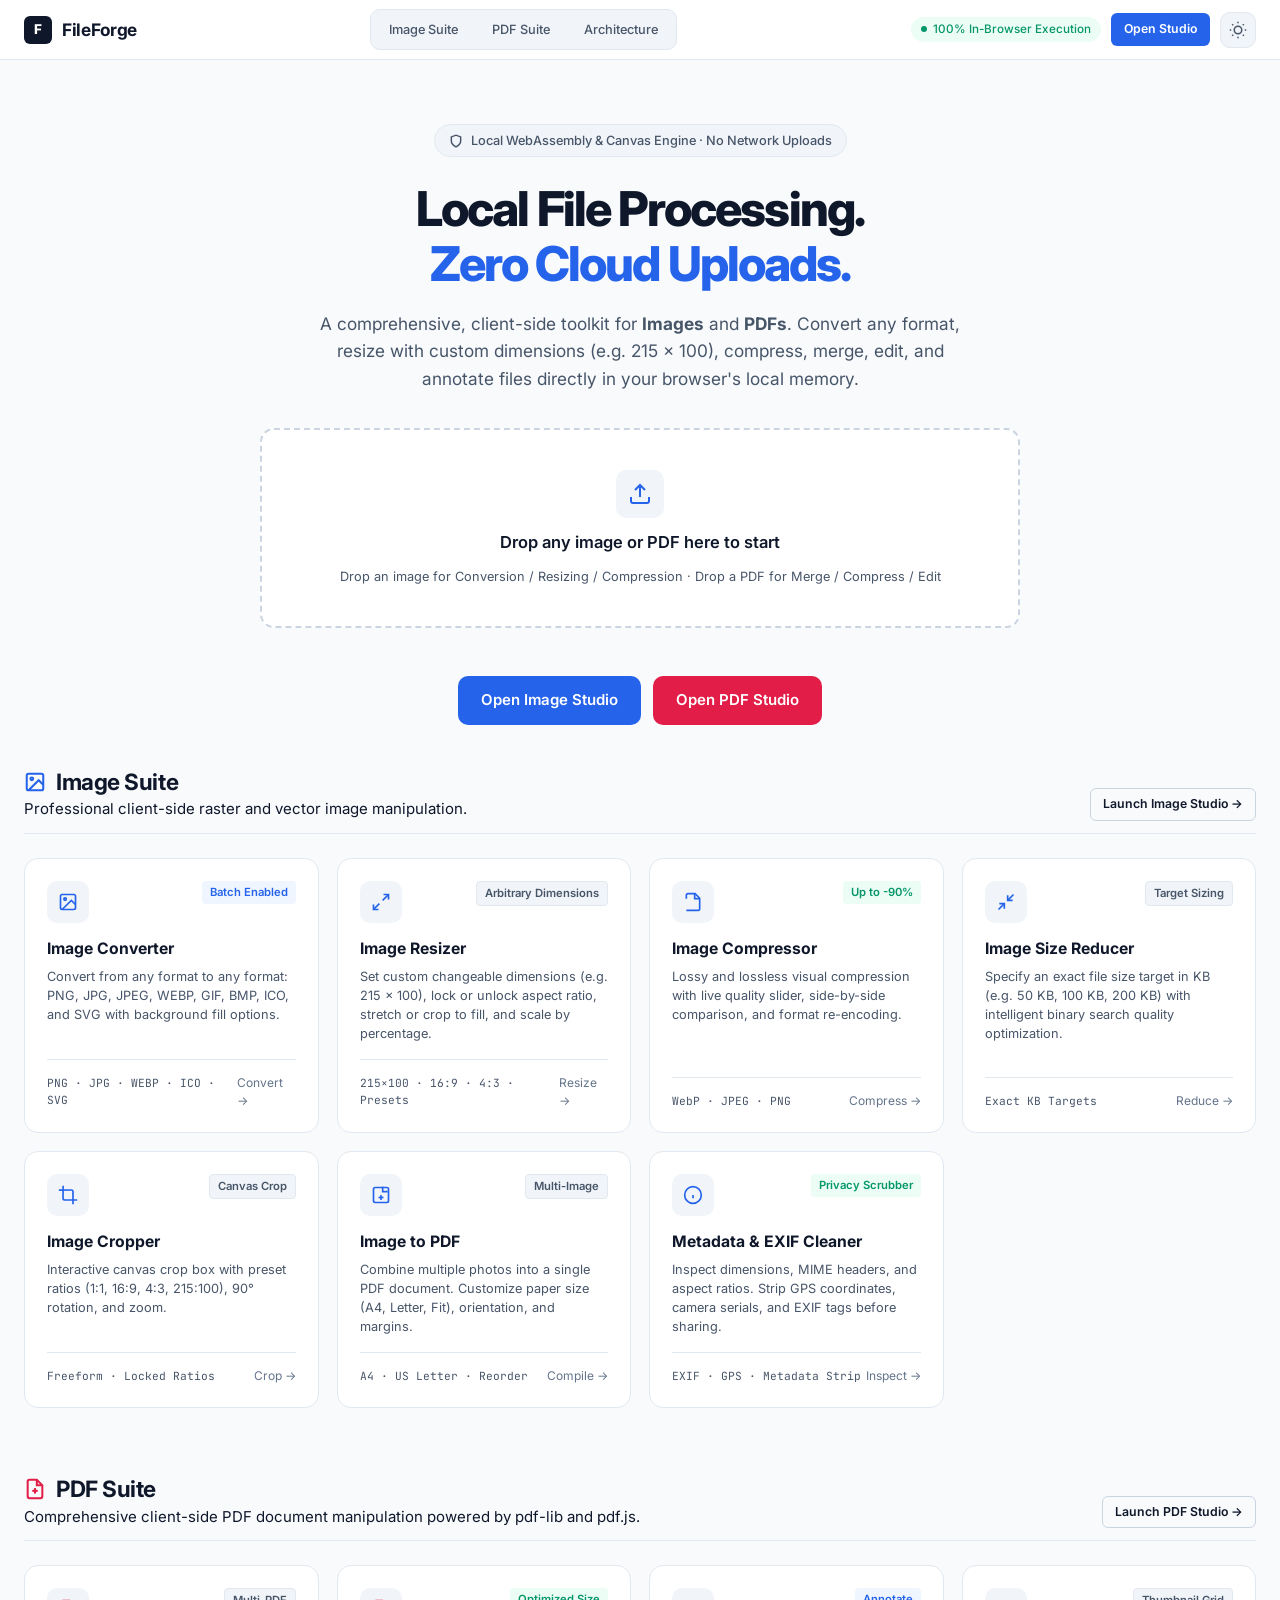
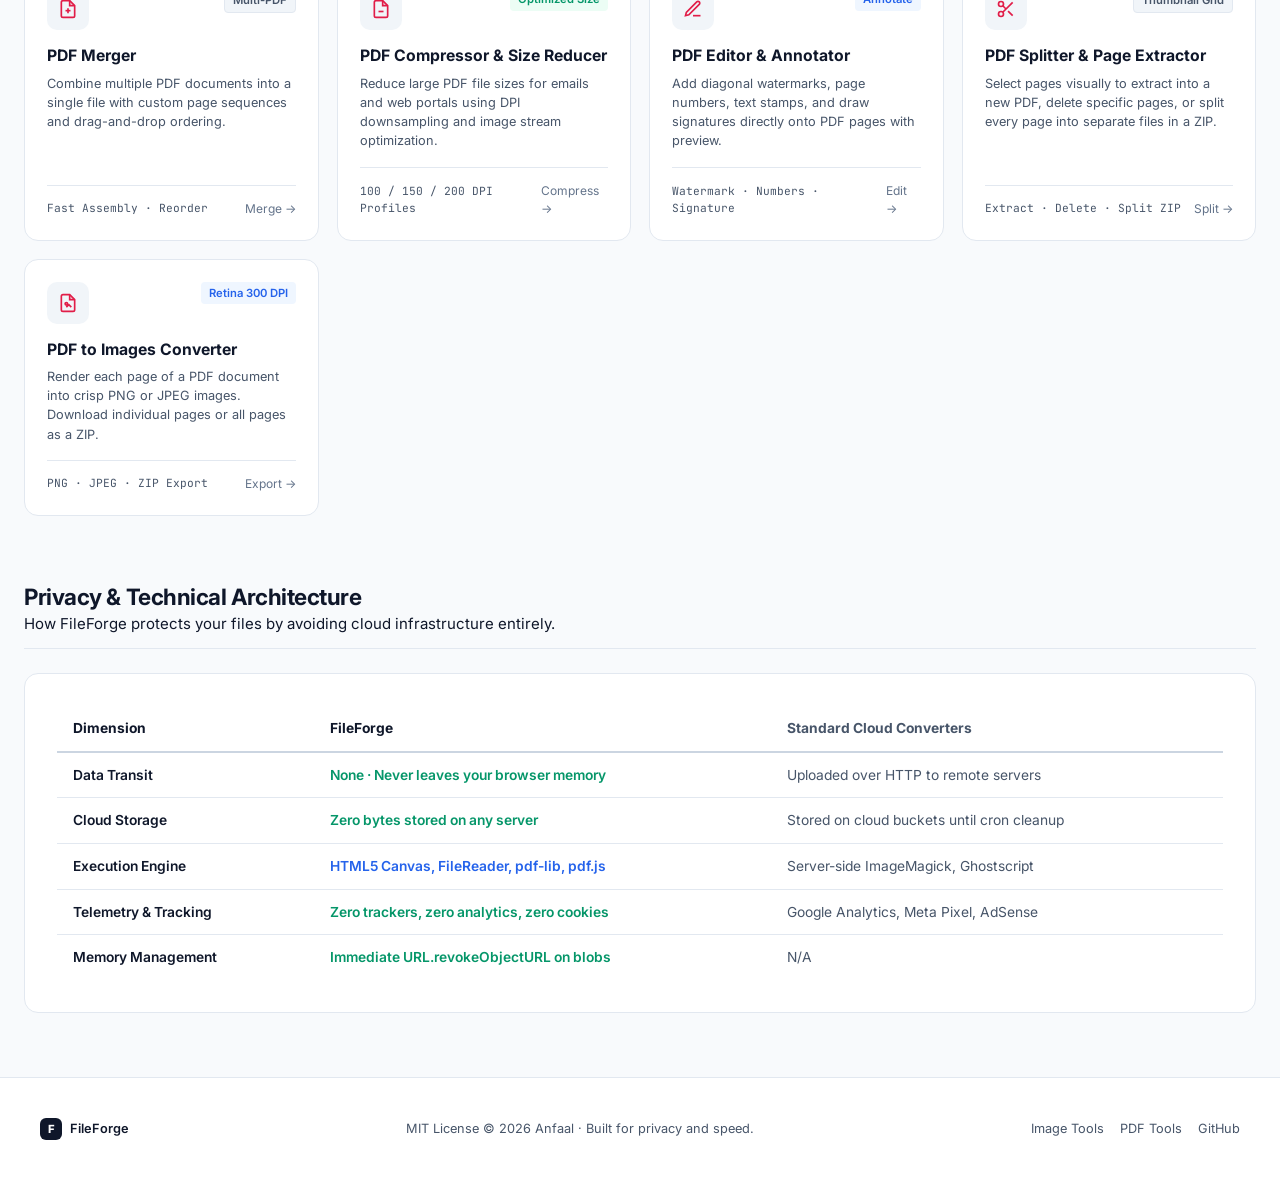
<file: index.html>
<!DOCTYPE html>
<html lang="en" data-theme="light">

<head>
    <meta charset="UTF-8">
    <meta name="viewport" content="width=device-width, initial-scale=1.0">
    <title>FileForge — High-Performance Browser File & PDF Studio</title>
    <meta name="description" content="Local, privacy-first Image and PDF processing directly in your browser. Convert any format, resize with custom dimensions (e.g. 215x100), compress, merge, edit, and annotate without uploading.">
    <link rel="preconnect" href="https://fonts.googleapis.com">
    <link rel="preconnect" href="https://fonts.gstatic.com" crossorigin>
    <link href="https://fonts.googleapis.com/css2?family=Inter:wght@400;500;600;700;800&family=JetBrains+Mono:wght@400;500;600&display=swap" rel="stylesheet">
    <link rel="stylesheet" href="css/style.css">
    <link rel="stylesheet" href="css/responsive.css">
    <link rel="icon" href="data:image/svg+xml,<svg xmlns='http://www.w3.org/2000/svg' viewBox='0 0 100 100'><rect width='100' height='100' rx='20' fill='%232563eb'/><path d='M30 70 L50 30 L70 70 Z' fill='white'/></svg>">
</head>

<body>
    <!-- Top Navigation -->
    <nav class="navbar" id="navbar">
        <div class="nav-container">
            <a href="index.html" class="nav-brand">
                <span class="brand-icon">F</span>
                <span>FileForge</span>
            </a>

            <div class="nav-tabs">
                <a href="#image-suite" class="nav-tab-item">
                    <span>Image Suite</span>
                </a>
                <a href="#pdf-suite" class="nav-tab-item">
                    <span>PDF Suite</span>
                </a>
                <a href="#privacy" class="nav-tab-item">
                    <span>Architecture</span>
                </a>
            </div>

            <div class="nav-actions">
                <div class="privacy-badge">
                    <span class="privacy-dot"></span>
                    <span>100% In-Browser Execution</span>
                </div>
                <a href="tools.html" class="btn btn-primary btn-sm">Open Studio</a>
                <button class="theme-toggle" id="themeToggle" aria-label="Toggle theme">
                    <svg class="icon-sun" width="18" height="18" viewBox="0 0 24 24" fill="none" stroke="currentColor" stroke-width="2"><circle cx="12" cy="12" r="5"/><line x1="12" y1="1" x2="12" y2="3"/><line x1="12" y1="21" x2="12" y2="23"/><line x1="4.22" y1="4.22" x2="5.64" y2="5.64"/><line x1="18.36" y1="18.36" x2="19.78" y2="19.78"/><line x1="1" y1="12" x2="3" y2="12"/><line x1="21" y1="12" x2="23" y2="12"/><line x1="4.22" y1="19.78" x2="5.64" y2="18.36"/><line x1="18.36" y1="5.64" x2="19.78" y2="4.22"/></svg>
                    <svg class="icon-moon" width="18" height="18" viewBox="0 0 24 24" fill="none" stroke="currentColor" stroke-width="2"><path d="M21 12.79A9 9 0 1 1 11.21 3 7 7 0 0 0 21 12.79z"/></svg>
                </button>
            </div>
        </div>
    </nav>

    <!-- Hero Section -->
    <header class="hero-section">
        <div class="hero-tag">
            <svg width="14" height="14" viewBox="0 0 24 24" fill="none" stroke="currentColor" stroke-width="2.5"><path d="M12 22s8-4 8-10V5l-8-3-8 3v7c0 6 8 10 8 10z"/></svg>
            <span>Local WebAssembly & Canvas Engine · No Network Uploads</span>
        </div>

        <h1 class="hero-title">
            Local File Processing.<br>
            <span class="hero-title-accent">Zero Cloud Uploads.</span>
        </h1>

        <p class="hero-subtitle">
            A comprehensive, client-side toolkit for <strong>Images</strong> and <strong>PDFs</strong>. Convert any format, resize with custom dimensions (e.g. 215 × 100), compress, merge, edit, and annotate files directly in your browser's local memory.
        </p>

        <!-- Quick Universal Dropzone -->
        <div class="hero-quick-drop" id="quickDropZone" role="button" tabindex="0">
            <input type="file" id="quickFileInput" class="hidden">
            <div class="quick-drop-content" id="quickDropInitial">
                <div class="quick-drop-icon">
                    <svg width="24" height="24" viewBox="0 0 24 24" fill="none" stroke="currentColor" stroke-width="2"><path d="M21 15v4a2 2 0 0 1-2 2H5a2 2 0 0 1-2-2v-4"/><polyline points="17 8 12 3 7 8"/><line x1="12" y1="3" x2="12" y2="15"/></svg>
                </div>
                <div class="quick-drop-title">Drop any image or PDF here to start</div>
                <div class="quick-drop-sub">Drop an image for Conversion / Resizing / Compression · Drop a PDF for Merge / Compress / Edit</div>
            </div>

            <!-- Quick Drop Interactive Action Card -->
            <div class="quick-drop-action-card hidden" id="quickDropActionCard">
                <div class="quick-drop-file-pill">
                    <span id="quickDropFileName">document.pdf</span>
                    <span class="mono" id="quickDropFileSize" style="color: var(--text-muted); font-size: 0.82rem;">0 KB</span>
                    <button type="button" class="btn btn-ghost btn-sm" id="quickDropCancel" title="Clear file" style="padding: 2px 8px; margin-left: 6px;">✕</button>
                </div>
                <div style="font-size: 0.86rem; font-weight: 600; color: var(--text-muted);">Select action for this file:</div>
                <div class="quick-drop-actions" id="quickDropActions"></div>
            </div>
        </div>

        <div style="display: flex; gap: 12px; justify-content: center; flex-wrap: wrap;">
            <a href="tools.html?tool=converter" class="btn btn-primary btn-lg">Open Image Studio</a>
            <a href="tools.html?tool=pdfmerge" class="btn btn-pdf btn-lg">Open PDF Studio</a>
        </div>
    </header>

    <!-- SECTION 1: IMAGE SUITE -->
    <section class="studio-section" id="image-suite">
        <div class="section-header-wrap">
            <div>
                <h2 class="section-heading">
                    <svg width="22" height="22" viewBox="0 0 24 24" fill="none" stroke="currentColor" stroke-width="2.2" style="color: var(--accent-primary);"><rect x="3" y="3" width="18" height="18" rx="2"/><circle cx="8.5" cy="8.5" r="1.5"/><polyline points="21 15 16 10 5 21"/></svg>
                    <span>Image Suite</span>
                </h2>
                <p class="text-muted text-sm">Professional client-side raster and vector image manipulation.</p>
            </div>
            <a href="tools.html?tool=converter" class="btn btn-outline btn-sm">Launch Image Studio →</a>
        </div>

        <div class="tools-grid">
            <!-- Tool 1: Converter -->
            <a href="tools.html?tool=converter" class="tool-card">
                <div>
                    <div class="tool-card-top">
                        <div class="tool-card-icon">
                            <svg width="20" height="20" viewBox="0 0 24 24" fill="none" stroke="currentColor" stroke-width="2"><rect x="3" y="3" width="18" height="18" rx="2"/><circle cx="8.5" cy="8.5" r="1.5"/><polyline points="21 15 16 10 5 21"/></svg>
                        </div>
                        <span class="badge badge-info">Batch Enabled</span>
                    </div>
                    <div class="tool-card-title">Image Converter</div>
                    <div class="tool-card-desc">Convert from any format to any format: PNG, JPG, JPEG, WEBP, GIF, BMP, ICO, and SVG with background fill options.</div>
                </div>
                <div class="tool-card-footer">
                    <span class="format-tags">PNG · JPG · WEBP · ICO · SVG</span>
                    <span>Convert →</span>
                </div>
            </a>

            <!-- Tool 2: Resizer -->
            <a href="tools.html?tool=resizer" class="tool-card">
                <div>
                    <div class="tool-card-top">
                        <div class="tool-card-icon">
                            <svg width="20" height="20" viewBox="0 0 24 24" fill="none" stroke="currentColor" stroke-width="2"><polyline points="15 3 21 3 21 9"/><polyline points="9 21 3 21 3 15"/><line x1="21" y1="3" x2="14" y2="10"/><line x1="3" y1="21" x2="10" y2="14"/></svg>
                        </div>
                        <span class="badge badge-neutral">Arbitrary Dimensions</span>
                    </div>
                    <div class="tool-card-title">Image Resizer</div>
                    <div class="tool-card-desc">Set custom changeable dimensions (e.g. 215 × 100), lock or unlock aspect ratio, stretch or crop to fill, and scale by percentage.</div>
                </div>
                <div class="tool-card-footer">
                    <span class="format-tags">215×100 · 16:9 · 4:3 · Presets</span>
                    <span>Resize →</span>
                </div>
            </a>

            <!-- Tool 3: Compressor -->
            <a href="tools.html?tool=compressor" class="tool-card">
                <div>
                    <div class="tool-card-top">
                        <div class="tool-card-icon">
                            <svg width="20" height="20" viewBox="0 0 24 24" fill="none" stroke="currentColor" stroke-width="2"><path d="M4 22h14a2 2 0 0 0 2-2V7.5L14.5 2H6a2 2 0 0 0-2 2v4"/><polyline points="14 2 14 8 20 8"/></svg>
                        </div>
                        <span class="badge badge-success">Up to -90%</span>
                    </div>
                    <div class="tool-card-title">Image Compressor</div>
                    <div class="tool-card-desc">Lossy and lossless visual compression with live quality slider, side-by-side comparison, and format re-encoding.</div>
                </div>
                <div class="tool-card-footer">
                    <span class="format-tags">WebP · JPEG · PNG</span>
                    <span>Compress →</span>
                </div>
            </a>

            <!-- Tool 4: Size Reducer -->
            <a href="tools.html?tool=reducer" class="tool-card">
                <div>
                    <div class="tool-card-top">
                        <div class="tool-card-icon">
                            <svg width="20" height="20" viewBox="0 0 24 24" fill="none" stroke="currentColor" stroke-width="2"><polyline points="4 14 10 14 10 20"/><polyline points="20 10 14 10 14 4"/><line x1="14" y1="10" x2="21" y2="3"/><line x1="3" y1="21" x2="10" y2="14"/></svg>
                        </div>
                        <span class="badge badge-neutral">Target Sizing</span>
                    </div>
                    <div class="tool-card-title">Image Size Reducer</div>
                    <div class="tool-card-desc">Specify an exact file size target in KB (e.g. 50 KB, 100 KB, 200 KB) with intelligent binary search quality optimization.</div>
                </div>
                <div class="tool-card-footer">
                    <span class="format-tags">Exact KB Targets</span>
                    <span>Reduce →</span>
                </div>
            </a>

            <!-- Tool 5: Cropper -->
            <a href="tools.html?tool=cropper" class="tool-card">
                <div>
                    <div class="tool-card-top">
                        <div class="tool-card-icon">
                            <svg width="20" height="20" viewBox="0 0 24 24" fill="none" stroke="currentColor" stroke-width="2"><path d="M6.13 1L6 16a2 2 0 0 0 2 2h15"/><path d="M1 6.13L16 6a2 2 0 0 1 2 2v15"/></svg>
                        </div>
                        <span class="badge badge-neutral">Canvas Crop</span>
                    </div>
                    <div class="tool-card-title">Image Cropper</div>
                    <div class="tool-card-desc">Interactive canvas crop box with preset ratios (1:1, 16:9, 4:3, 215:100), 90° rotation, and zoom.</div>
                </div>
                <div class="tool-card-footer">
                    <span class="format-tags">Freeform · Locked Ratios</span>
                    <span>Crop →</span>
                </div>
            </a>

            <!-- Tool 6: Image to PDF -->
            <a href="tools.html?tool=imagepdf" class="tool-card">
                <div>
                    <div class="tool-card-top">
                        <div class="tool-card-icon">
                            <svg width="20" height="20" viewBox="0 0 24 24" fill="none" stroke="currentColor" stroke-width="2"><rect x="3" y="3" width="18" height="18" rx="2"/><polyline points="14 2 14 8 20 8"/><line x1="12" y1="18" x2="12" y2="12"/><line x1="9" y1="15" x2="15" y2="15"/></svg>
                        </div>
                        <span class="badge badge-neutral">Multi-Image</span>
                    </div>
                    <div class="tool-card-title">Image to PDF</div>
                    <div class="tool-card-desc">Combine multiple photos into a single PDF document. Customize paper size (A4, Letter, Fit), orientation, and margins.</div>
                </div>
                <div class="tool-card-footer">
                    <span class="format-tags">A4 · US Letter · Reorder</span>
                    <span>Compile →</span>
                </div>
            </a>

            <!-- Tool 7: EXIF Inspector -->
            <a href="tools.html?tool=fileinfo" class="tool-card">
                <div>
                    <div class="tool-card-top">
                        <div class="tool-card-icon">
                            <svg width="20" height="20" viewBox="0 0 24 24" fill="none" stroke="currentColor" stroke-width="2"><circle cx="12" cy="12" r="10"/><line x1="12" y1="16" x2="12" y2="12"/><line x1="12" y1="8" x2="12.01" y2="8"/></svg>
                        </div>
                        <span class="badge badge-success">Privacy Scrubber</span>
                    </div>
                    <div class="tool-card-title">Metadata & EXIF Cleaner</div>
                    <div class="tool-card-desc">Inspect dimensions, MIME headers, and aspect ratios. Strip GPS coordinates, camera serials, and EXIF tags before sharing.</div>
                </div>
                <div class="tool-card-footer">
                    <span class="format-tags">EXIF · GPS · Metadata Strip</span>
                    <span>Inspect →</span>
                </div>
            </a>
        </div>
    </section>

    <!-- SECTION 2: PDF SUITE -->
    <section class="studio-section" id="pdf-suite">
        <div class="section-header-wrap">
            <div>
                <h2 class="section-heading">
                    <svg width="22" height="22" viewBox="0 0 24 24" fill="none" stroke="currentColor" stroke-width="2.2" style="color: var(--accent-pdf);"><path d="M14 2H6a2 2 0 0 0-2 2v16a2 2 0 0 0 2 2h12a2 2 0 0 0 2-2V8z"/><polyline points="14 2 14 8 20 8"/><line x1="12" y1="11" x2="12" y2="17"/><line x1="9" y1="14" x2="15" y2="14"/></svg>
                    <span>PDF Suite</span>
                </h2>
                <p class="text-muted text-sm">Comprehensive client-side PDF document manipulation powered by pdf-lib and pdf.js.</p>
            </div>
            <a href="tools.html?tool=pdfmerge" class="btn btn-outline btn-sm">Launch PDF Studio →</a>
        </div>

        <div class="tools-grid">
            <!-- Tool 1: PDF Merger -->
            <a href="tools.html?tool=pdfmerge" class="tool-card">
                <div>
                    <div class="tool-card-top">
                        <div class="tool-card-icon pdf-icon">
                            <svg width="20" height="20" viewBox="0 0 24 24" fill="none" stroke="currentColor" stroke-width="2"><path d="M14 2H6a2 2 0 0 0-2 2v16a2 2 0 0 0 2 2h12a2 2 0 0 0 2-2V8z"/><polyline points="14 2 14 8 20 8"/><line x1="12" y1="11" x2="12" y2="17"/><line x1="9" y1="14" x2="15" y2="14"/></svg>
                        </div>
                        <span class="badge badge-neutral">Multi-PDF</span>
                    </div>
                    <div class="tool-card-title">PDF Merger</div>
                    <div class="tool-card-desc">Combine multiple PDF documents into a single file with custom page sequences and drag-and-drop ordering.</div>
                </div>
                <div class="tool-card-footer">
                    <span class="format-tags">Fast Assembly · Reorder</span>
                    <span>Merge →</span>
                </div>
            </a>

            <!-- Tool 2: PDF Compressor -->
            <a href="tools.html?tool=pdfcompress" class="tool-card">
                <div>
                    <div class="tool-card-top">
                        <div class="tool-card-icon pdf-icon">
                            <svg width="20" height="20" viewBox="0 0 24 24" fill="none" stroke="currentColor" stroke-width="2"><path d="M14 2H6a2 2 0 0 0-2 2v16a2 2 0 0 0 2 2h12a2 2 0 0 0 2-2V8z"/><polyline points="14 2 14 8 20 8"/><line x1="9" y1="15" x2="15" y2="15"/></svg>
                        </div>
                        <span class="badge badge-success">Optimized Size</span>
                    </div>
                    <div class="tool-card-title">PDF Compressor & Size Reducer</div>
                    <div class="tool-card-desc">Reduce large PDF file sizes for emails and web portals using DPI downsampling and image stream optimization.</div>
                </div>
                <div class="tool-card-footer">
                    <span class="format-tags">100 / 150 / 200 DPI Profiles</span>
                    <span>Compress →</span>
                </div>
            </a>

            <!-- Tool 3: PDF Editor -->
            <a href="tools.html?tool=pdfedit" class="tool-card">
                <div>
                    <div class="tool-card-top">
                        <div class="tool-card-icon pdf-icon">
                            <svg width="20" height="20" viewBox="0 0 24 24" fill="none" stroke="currentColor" stroke-width="2"><path d="M12 20h9"/><path d="M16.5 3.5a2.121 2.121 0 0 1 3 3L7 19l-4 1 1-4L16.5 3.5z"/></svg>
                        </div>
                        <span class="badge badge-info">Annotate</span>
                    </div>
                    <div class="tool-card-title">PDF Editor & Annotator</div>
                    <div class="tool-card-desc">Add diagonal watermarks, page numbers, text stamps, and draw signatures directly onto PDF pages with preview.</div>
                </div>
                <div class="tool-card-footer">
                    <span class="format-tags">Watermark · Numbers · Signature</span>
                    <span>Edit →</span>
                </div>
            </a>

            <!-- Tool 4: PDF Splitter -->
            <a href="tools.html?tool=pdfsplit" class="tool-card">
                <div>
                    <div class="tool-card-top">
                        <div class="tool-card-icon pdf-icon">
                            <svg width="20" height="20" viewBox="0 0 24 24" fill="none" stroke="currentColor" stroke-width="2"><circle cx="6" cy="6" r="3"/><circle cx="6" cy="18" r="3"/><line x1="20" y1="4" x2="8.12" y2="15.88"/><line x1="14.47" y1="14.48" x2="20" y2="20"/><line x1="8.12" y1="8.12" x2="12" y2="12"/></svg>
                        </div>
                        <span class="badge badge-neutral">Thumbnail Grid</span>
                    </div>
                    <div class="tool-card-title">PDF Splitter & Page Extractor</div>
                    <div class="tool-card-desc">Select pages visually to extract into a new PDF, delete specific pages, or split every page into separate files in a ZIP.</div>
                </div>
                <div class="tool-card-footer">
                    <span class="format-tags">Extract · Delete · Split ZIP</span>
                    <span>Split →</span>
                </div>
            </a>

            <!-- Tool 5: PDF to Images -->
            <a href="tools.html?tool=pdftoimg" class="tool-card">
                <div>
                    <div class="tool-card-top">
                        <div class="tool-card-icon pdf-icon">
                            <svg width="20" height="20" viewBox="0 0 24 24" fill="none" stroke="currentColor" stroke-width="2"><path d="M14 2H6a2 2 0 0 0-2 2v16a2 2 0 0 0 2 2h12a2 2 0 0 0 2-2V8z"/><polyline points="14 2 14 8 20 8"/><circle cx="10" cy="13" r="1.5"/><polyline points="16 17 13 14 10 17"/></svg>
                        </div>
                        <span class="badge badge-info">Retina 300 DPI</span>
                    </div>
                    <div class="tool-card-title">PDF to Images Converter</div>
                    <div class="tool-card-desc">Render each page of a PDF document into crisp PNG or JPEG images. Download individual pages or all pages as a ZIP.</div>
                </div>
                <div class="tool-card-footer">
                    <span class="format-tags">PNG · JPEG · ZIP Export</span>
                    <span>Export →</span>
                </div>
            </a>
        </div>
    </section>

    <!-- SECTION 3: PRIVACY & ARCHITECTURE -->
    <section class="studio-section" id="privacy">
        <div class="section-header-wrap">
            <div>
                <h2 class="section-heading">Privacy & Technical Architecture</h2>
                <p class="text-muted text-sm">How FileForge protects your files by avoiding cloud infrastructure entirely.</p>
            </div>
        </div>

        <div style="background: var(--bg-surface); border: 1px solid var(--border-subtle); border-radius: var(--radius-lg); padding: 32px; overflow-x: auto;">
            <table style="width: 100%; border-collapse: collapse; font-size: 0.92rem;">
                <thead>
                    <tr style="border-bottom: 2px solid var(--border-strong); text-align: left;">
                        <th style="padding: 12px 16px;">Dimension</th>
                        <th style="padding: 12px 16px;">FileForge</th>
                        <th style="padding: 12px 16px; color: var(--text-muted);">Standard Cloud Converters</th>
                    </tr>
                </thead>
                <tbody>
                    <tr style="border-bottom: 1px solid var(--border-subtle);">
                        <td style="padding: 12px 16px; font-weight: 600;">Data Transit</td>
                        <td style="padding: 12px 16px; color: var(--success); font-weight: 600;">None · Never leaves your browser memory</td>
                        <td style="padding: 12px 16px; color: var(--text-muted);">Uploaded over HTTP to remote servers</td>
                    </tr>
                    <tr style="border-bottom: 1px solid var(--border-subtle);">
                        <td style="padding: 12px 16px; font-weight: 600;">Cloud Storage</td>
                        <td style="padding: 12px 16px; color: var(--success); font-weight: 600;">Zero bytes stored on any server</td>
                        <td style="padding: 12px 16px; color: var(--text-muted);">Stored on cloud buckets until cron cleanup</td>
                    </tr>
                    <tr style="border-bottom: 1px solid var(--border-subtle);">
                        <td style="padding: 12px 16px; font-weight: 600;">Execution Engine</td>
                        <td style="padding: 12px 16px; color: var(--accent-primary); font-weight: 600;">HTML5 Canvas, FileReader, pdf-lib, pdf.js</td>
                        <td style="padding: 12px 16px; color: var(--text-muted);">Server-side ImageMagick, Ghostscript</td>
                    </tr>
                    <tr style="border-bottom: 1px solid var(--border-subtle);">
                        <td style="padding: 12px 16px; font-weight: 600;">Telemetry & Tracking</td>
                        <td style="padding: 12px 16px; color: var(--success); font-weight: 600;">Zero trackers, zero analytics, zero cookies</td>
                        <td style="padding: 12px 16px; color: var(--text-muted);">Google Analytics, Meta Pixel, AdSense</td>
                    </tr>
                    <tr>
                        <td style="padding: 12px 16px; font-weight: 600;">Memory Management</td>
                        <td style="padding: 12px 16px; color: var(--success); font-weight: 600;">Immediate URL.revokeObjectURL on blobs</td>
                        <td style="padding: 12px 16px; color: var(--text-muted);">N/A</td>
                    </tr>
                </tbody>
            </table>
        </div>
    </section>

    <!-- Footer -->
    <footer style="border-top: 1px solid var(--border-subtle); padding: 40px 24px; background: var(--bg-surface); text-align: center; font-size: 0.85rem; color: var(--text-muted);">
        <div style="max-width: 1200px; margin: 0 auto; display: flex; justify-content: space-between; align-items: center; flex-wrap: wrap; gap: 16px;">
            <div style="display: flex; align-items: center; gap: 8px; font-weight: 600; color: var(--text-main);">
                <span class="brand-icon" style="width: 22px; height: 22px; font-size: 0.75rem;">F</span>
                <span>FileForge</span>
            </div>
            <div>MIT License © 2026 Anfaal · Built for privacy and speed.</div>
            <div style="display: flex; gap: 16px;">
                <a href="tools.html?tool=converter">Image Tools</a>
                <a href="tools.html?tool=pdfmerge">PDF Tools</a>
                <a href="https://github.com/anfaalresearch/FileForge" target="_blank" rel="noopener">GitHub</a>
            </div>
        </div>
    </footer>

    <!-- Utilities for transfer & formatting -->
    <script src="js/utils.js"></script>

    <script>
        // Landing page quick dropzone routing
        const dropZone = document.getElementById('quickDropZone');
        const fileInput = document.getElementById('quickFileInput');
        const html = document.documentElement;
        const themeToggle = document.getElementById('themeToggle');

        // Theme toggle - Default pure white light theme
        function initTheme() {
            let theme = localStorage.getItem('ff-theme-v2');
            if (!theme) {
                theme = 'light';
                localStorage.setItem('ff-theme-v2', 'light');
                localStorage.removeItem('ff-theme');
            }
            html.setAttribute('data-theme', theme);
        }
        if (themeToggle) {
            themeToggle.addEventListener('click', () => {
                const current = html.getAttribute('data-theme');
                const next = current === 'dark' ? 'light' : 'dark';
                html.setAttribute('data-theme', next);
                localStorage.setItem('ff-theme-v2', next);
            });
        }
        initTheme();

        // Dropzone interactions
        if (dropZone && fileInput) {
            dropZone.addEventListener('click', (e) => {
                // Don't trigger file picker if clicking action buttons or cancel
                if (e.target.closest('button')) return;
                fileInput.click();
            });
            dropZone.addEventListener('dragover', (e) => {
                e.preventDefault();
                dropZone.classList.add('drag-over');
            });
            dropZone.addEventListener('dragleave', () => dropZone.classList.remove('drag-over'));
            dropZone.addEventListener('drop', (e) => {
                e.preventDefault();
                dropZone.classList.remove('drag-over');
                const files = e.dataTransfer.files;
                if (files && files.length > 0) handleDroppedFile(files[0]);
            });
            fileInput.addEventListener('change', (e) => {
                if (e.target.files && e.target.files.length > 0) handleDroppedFile(e.target.files[0]);
            });
        }

        let currentUploadedFile = null;

        function handleDroppedFile(file) {
            if (!file) return;
            currentUploadedFile = file;

            const isPdf = file.type === 'application/pdf' || file.name.toLowerCase().endsWith('.pdf');
            const initialView = document.getElementById('quickDropInitial');
            const actionCard = document.getElementById('quickDropActionCard');
            const nameEl = document.getElementById('quickDropFileName');
            const sizeEl = document.getElementById('quickDropFileSize');
            const actionsEl = document.getElementById('quickDropActions');

            nameEl.textContent = file.name;
            sizeEl.textContent = window.FF ? FF.formatFileSize(file.size) : (Math.round(file.size / 1024) + ' KB');

            actionsEl.innerHTML = '';

            if (isPdf) {
                const pdfActions = [
                    { id: 'pdfcompress', label: '⚡ Compress PDF', primary: true, isPdf: true },
                    { id: 'pdfmerge', label: 'Merge PDF', isPdf: true },
                    { id: 'pdfedit', label: 'Edit & Sign', isPdf: true },
                    { id: 'pdfsplit', label: 'Split Pages', isPdf: true },
                    { id: 'pdftoimg', label: 'Convert to Images', isPdf: true },
                ];
                pdfActions.forEach(act => {
                    const btn = document.createElement('button');
                    btn.type = 'button';
                    btn.className = act.primary ? 'btn btn-pdf btn-sm' : 'btn btn-outline btn-sm';
                    btn.textContent = act.label;
                    btn.onclick = async (e) => {
                        e.stopPropagation();
                        btn.textContent = 'Opening Studio...';
                        btn.disabled = true;
                        if (window.FF && FF.storePendingFile) {
                            await FF.storePendingFile(file, act.id);
                        }
                        window.location.href = 'tools.html?tool=' + act.id;
                    };
                    actionsEl.appendChild(btn);
                });
            } else {
                const imgActions = [
                    { id: 'converter', label: '⚡ Convert Format', primary: true },
                    { id: 'resizer', label: 'Resize (215×100 etc.)' },
                    { id: 'compressor', label: 'Compress Image' },
                    { id: 'reducer', label: 'Reduce to Target Size' },
                    { id: 'cropper', label: 'Crop & Rotate' },
                    { id: 'imagepdf', label: 'Convert to PDF' },
                ];
                imgActions.forEach(act => {
                    const btn = document.createElement('button');
                    btn.type = 'button';
                    btn.className = act.primary ? 'btn btn-primary btn-sm' : 'btn btn-outline btn-sm';
                    btn.textContent = act.label;
                    btn.onclick = async (e) => {
                        e.stopPropagation();
                        btn.textContent = 'Opening Studio...';
                        btn.disabled = true;
                        if (window.FF && FF.storePendingFile) {
                            await FF.storePendingFile(file, act.id);
                        }
                        window.location.href = 'tools.html?tool=' + act.id;
                    };
                    actionsEl.appendChild(btn);
                });
            }

            initialView.classList.add('hidden');
            actionCard.classList.remove('hidden');
        }

        const cancelBtn = document.getElementById('quickDropCancel');
        if (cancelBtn) {
            cancelBtn.onclick = (e) => {
                e.stopPropagation();
                currentUploadedFile = null;
                fileInput.value = '';
                document.getElementById('quickDropActionCard').classList.add('hidden');
                document.getElementById('quickDropInitial').classList.remove('hidden');
            };
        }
    </script>
</body>

</html>
</file>
<file: css/style.css>
/* ==========================================================================
   FileForge — Professional Utility Design System
   High-precision, craft-oriented, zero-slop interface.
   ========================================================================== */

@import url('https://fonts.googleapis.com/css2?family=Inter:wght@400;500;600;700;800&family=JetBrains+Mono:wght@400;500;600&display=swap');

/* ---------- Tokens: Light Mode (Default Pure White Theme) ---------- */
:root {
  --font-sans: 'Inter', -apple-system, BlinkMacSystemFont, 'Segoe UI', Roboto, sans-serif;
  --font-mono: 'JetBrains Mono', ui-monospace, Menlo, Consolas, monospace;

  --bg-app: #f8fafc;
  --bg-surface: #ffffff;
  --bg-surface-elevated: #f1f5f9;
  --bg-subtle: #e2e8f0;
  --bg-overlay: rgba(15, 23, 42, 0.45);

  --text-main: #0f172a;
  --text-muted: #475569;
  --text-dim: #64748b;
  --text-inverse: #ffffff;

  --border-subtle: #e2e8f0;
  --border-strong: #cbd5e1;
  --border-focus: #2563eb;

  --accent-primary: #2563eb;
  --accent-primary-hover: #1d4ed8;
  --accent-primary-subtle: #eff6ff;

  --accent-pdf: #e11d48;
  --accent-pdf-hover: #be123c;
  --accent-pdf-subtle: #fff1f2;

  --success: #059669;
  --success-subtle: #ecfdf5;
  --warning: #d97706;
  --warning-subtle: #fffbeb;
  --error: #dc2626;
  --error-subtle: #fef2f2;

  --shadow-sm: 0 1px 2px 0 rgba(0, 0, 0, 0.05);
  --shadow-md: 0 4px 6px -1px rgba(0, 0, 0, 0.06), 0 2px 4px -2px rgba(0, 0, 0, 0.03);
  --shadow-lg: 0 10px 15px -3px rgba(0, 0, 0, 0.07), 0 4px 6px -4px rgba(0, 0, 0, 0.03);

  --radius-xs: 4px;
  --radius-sm: 6px;
  --radius-md: 10px;
  --radius-lg: 14px;
  --radius-full: 9999px;

  --sidebar-w: 280px;
  --header-h: 60px;
}

/* ---------- Tokens: Dark Mode ---------- */
[data-theme="dark"] {
  --bg-app: #090b10;
  --bg-surface: #11141e;
  --bg-surface-elevated: #171b28;
  --bg-subtle: #1f2538;
  --bg-overlay: rgba(0, 0, 0, 0.7);

  --text-main: #f1f5f9;
  --text-muted: #94a3b8;
  --text-dim: #64748b;
  --text-inverse: #090b10;

  --border-subtle: rgba(255, 255, 255, 0.08);
  --border-strong: rgba(255, 255, 255, 0.15);
  --border-focus: #3b82f6;

  --accent-primary: #3b82f6;
  --accent-primary-hover: #60a5fa;
  --accent-primary-subtle: rgba(59, 130, 246, 0.12);

  --accent-pdf: #f43f5e;
  --accent-pdf-hover: #fb7185;
  --accent-pdf-subtle: rgba(244, 63, 94, 0.12);

  --success: #10b981;
  --success-subtle: rgba(16, 185, 129, 0.12);
  --warning: #f59e0b;
  --warning-subtle: rgba(245, 158, 11, 0.12);
  --error: #ef4444;
  --error-subtle: rgba(239, 68, 68, 0.12);

  --shadow-sm: 0 1px 2px 0 rgba(0, 0, 0, 0.4);
  --shadow-md: 0 4px 6px -1px rgba(0, 0, 0, 0.4);
  --shadow-lg: 0 10px 20px -3px rgba(0, 0, 0, 0.5);
}

/* ---------- Reset & Base ---------- */
*, *::before, *::after {
  box-sizing: border-box;
  margin: 0;
  padding: 0;
}

html {
  font-size: 15px;
  scroll-behavior: smooth;
  -webkit-font-smoothing: antialiased;
  -moz-osx-font-smoothing: grayscale;
}

body {
  font-family: var(--font-sans);
  background-color: var(--bg-app);
  color: var(--text-main);
  line-height: 1.5;
  min-height: 100vh;
}

a {
  color: inherit;
  text-decoration: none;
}

button, input, select, textarea {
  font: inherit;
  color: inherit;
}

.mono {
  font-family: var(--font-mono);
  font-variant-numeric: tabular-nums;
}

.hidden {
  display: none !important;
}

/* ---------- Top Navbar ---------- */
.navbar {
  position: sticky;
  top: 0;
  z-index: 100;
  height: var(--header-h);
  background: var(--bg-surface);
  border-bottom: 1px solid var(--border-subtle);
  display: flex;
  align-items: center;
}

.nav-container {
  width: 100%;
  max-width: 1440px;
  margin: 0 auto;
  padding: 0 24px;
  display: flex;
  align-items: center;
  justify-content: space-between;
  gap: 16px;
}

.nav-brand {
  display: flex;
  align-items: center;
  gap: 10px;
  font-weight: 700;
  font-size: 1.15rem;
  letter-spacing: -0.02em;
}

.brand-icon {
  width: 28px;
  height: 28px;
  background: var(--text-main);
  color: var(--bg-surface);
  border-radius: var(--radius-sm);
  display: flex;
  align-items: center;
  justify-content: center;
  font-weight: 800;
  font-size: 0.9rem;
}

.nav-tabs {
  display: flex;
  align-items: center;
  gap: 6px;
  background: var(--bg-surface-elevated);
  padding: 4px;
  border-radius: var(--radius-md);
  border: 1px solid var(--border-subtle);
}

.nav-tab-item {
  padding: 6px 14px;
  border-radius: var(--radius-sm);
  font-size: 0.85rem;
  font-weight: 500;
  color: var(--text-muted);
  cursor: pointer;
  transition: all 120ms ease;
  display: flex;
  align-items: center;
  gap: 6px;
}

.nav-tab-item:hover {
  color: var(--text-main);
}

.nav-tab-item.active {
  background: var(--bg-surface);
  color: var(--text-main);
  font-weight: 600;
  box-shadow: var(--shadow-sm);
}

.nav-actions {
  display: flex;
  align-items: center;
  gap: 10px;
}

.privacy-badge {
  display: inline-flex;
  align-items: center;
  gap: 6px;
  font-size: 0.78rem;
  font-weight: 500;
  color: var(--success);
  background: var(--success-subtle);
  padding: 4px 10px;
  border-radius: var(--radius-full);
}

.privacy-dot {
  width: 6px;
  height: 6px;
  border-radius: 50%;
  background: var(--success);
}

/* ---------- Buttons & Inputs ---------- */
.btn {
  display: inline-flex;
  align-items: center;
  justify-content: center;
  gap: 8px;
  font-weight: 600;
  font-size: 0.9rem;
  padding: 9px 16px;
  border-radius: var(--radius-md);
  border: 1px solid transparent;
  cursor: pointer;
  transition: all 120ms ease;
  white-space: nowrap;
}

.btn-primary {
  background: var(--accent-primary);
  color: #ffffff;
}

.btn-primary:hover {
  background: var(--accent-primary-hover);
}

.btn-pdf {
  background: var(--accent-pdf);
  color: #ffffff;
}

.btn-pdf:hover {
  background: var(--accent-pdf-hover);
}

.btn-outline {
  background: transparent;
  border-color: var(--border-strong);
  color: var(--text-main);
}

.btn-outline:hover {
  background: var(--bg-surface-elevated);
}

.btn-ghost {
  background: transparent;
  color: var(--text-muted);
}

.btn-ghost:hover {
  background: var(--bg-surface-elevated);
  color: var(--text-main);
}

.btn-sm {
  font-size: 0.82rem;
  padding: 6px 12px;
  border-radius: var(--radius-sm);
}

.btn-lg {
  font-size: 1rem;
  padding: 12px 22px;
}

.btn-icon {
  width: 34px;
  height: 34px;
  padding: 0;
  border-radius: var(--radius-sm);
  display: inline-flex;
  align-items: center;
  justify-content: center;
  background: var(--bg-surface-elevated);
  border: 1px solid var(--border-subtle);
  cursor: pointer;
}

.btn-icon:hover {
  background: var(--bg-subtle);
  color: var(--text-main);
}

.theme-toggle {
  width: 36px;
  height: 36px;
  border-radius: var(--radius-md);
  background: var(--bg-surface-elevated);
  border: 1px solid var(--border-subtle);
  color: var(--text-muted);
  display: flex;
  align-items: center;
  justify-content: center;
  cursor: pointer;
  transition: all 120ms ease;
}

.theme-toggle:hover {
  color: var(--text-main);
  background: var(--bg-subtle);
}

.theme-toggle .icon-moon { display: none; }
.theme-toggle .icon-sun { display: block; }

[data-theme="dark"] .theme-toggle .icon-moon { display: block; }
[data-theme="dark"] .theme-toggle .icon-sun { display: none; }

.input-text, .select-input {
  width: 100%;
  background: var(--bg-surface-elevated);
  border: 1px solid var(--border-strong);
  border-radius: var(--radius-sm);
  padding: 8px 12px;
  color: var(--text-main);
  font-size: 0.9rem;
  transition: border-color 120ms ease;
}

.input-text:focus, .select-input:focus {
  outline: none;
  border-color: var(--border-focus);
}

.form-group {
  display: flex;
  flex-direction: column;
  gap: 6px;
}

.form-label {
  font-size: 0.82rem;
  font-weight: 600;
  color: var(--text-muted);
  text-transform: uppercase;
  letter-spacing: 0.04em;
}

/* ---------- Badges ---------- */
.badge {
  display: inline-flex;
  align-items: center;
  gap: 4px;
  padding: 3px 8px;
  border-radius: var(--radius-xs);
  font-size: 0.75rem;
  font-weight: 600;
}

.badge-neutral {
  background: var(--bg-surface-elevated);
  color: var(--text-muted);
  border: 1px solid var(--border-subtle);
}

.badge-success {
  background: var(--success-subtle);
  color: var(--success);
}

.badge-info {
  background: var(--accent-primary-subtle);
  color: var(--accent-primary);
}

/* ==========================================================================
   Landing Page (index.html) Styles
   ========================================================================== */
.hero-section {
  padding: 64px 24px 40px;
  max-width: 1200px;
  margin: 0 auto;
  text-align: center;
}

.hero-tag {
  display: inline-flex;
  align-items: center;
  gap: 8px;
  padding: 6px 14px;
  border-radius: var(--radius-full);
  background: var(--bg-surface-elevated);
  border: 1px solid var(--border-subtle);
  font-size: 0.85rem;
  font-weight: 500;
  color: var(--text-muted);
  margin-bottom: 24px;
}

.hero-title {
  font-size: 3.2rem;
  font-weight: 800;
  letter-spacing: -0.04em;
  line-height: 1.15;
  color: var(--text-main);
  margin-bottom: 18px;
}

.hero-title-accent {
  color: var(--accent-primary);
}

.hero-subtitle {
  font-size: 1.15rem;
  color: var(--text-muted);
  max-width: 680px;
  margin: 0 auto 36px;
  line-height: 1.6;
}

.hero-quick-drop {
  max-width: 760px;
  margin: 0 auto 48px;
  background: var(--bg-surface);
  border: 2px dashed var(--border-strong);
  border-radius: var(--radius-lg);
  padding: 40px 24px;
  cursor: pointer;
  transition: all 140ms ease;
  position: relative;
}

.hero-quick-drop:hover, .hero-quick-drop.drag-over {
  border-color: var(--accent-primary);
  background: var(--accent-primary-subtle);
}

.quick-drop-content {
  display: flex;
  flex-direction: column;
  align-items: center;
  gap: 12px;
}

.quick-drop-icon {
  width: 48px;
  height: 48px;
  border-radius: var(--radius-md);
  background: var(--bg-surface-elevated);
  display: flex;
  align-items: center;
  justify-content: center;
  color: var(--accent-primary);
}

.quick-drop-title {
  font-size: 1.1rem;
  font-weight: 600;
  color: var(--text-main);
}

.quick-drop-sub {
  font-size: 0.85rem;
  color: var(--text-muted);
}

.quick-drop-action-card {
  display: flex;
  flex-direction: column;
  align-items: center;
  gap: 16px;
  width: 100%;
}

.quick-drop-file-pill {
  display: inline-flex;
  align-items: center;
  gap: 10px;
  background: var(--bg-surface-elevated);
  border: 1px solid var(--border-strong);
  padding: 8px 16px;
  border-radius: var(--radius-full);
  font-weight: 600;
  font-size: 0.95rem;
  max-width: 90%;
  color: var(--text-main);
}

.quick-drop-actions {
  display: flex;
  flex-wrap: wrap;
  gap: 8px;
  justify-content: center;
}

/* Category Sections */
.studio-section {
  max-width: 1280px;
  margin: 0 auto 64px;
  padding: 0 24px;
}

.section-header-wrap {
  display: flex;
  align-items: flex-end;
  justify-content: space-between;
  margin-bottom: 24px;
  padding-bottom: 12px;
  border-bottom: 1px solid var(--border-subtle);
}

.section-heading {
  font-size: 1.5rem;
  font-weight: 700;
  letter-spacing: -0.02em;
  display: flex;
  align-items: center;
  gap: 10px;
}

.tools-grid {
  display: grid;
  grid-template-columns: repeat(auto-fill, minmax(290px, 1fr));
  gap: 18px;
}

.tool-card {
  background: var(--bg-surface);
  border: 1px solid var(--border-subtle);
  border-radius: var(--radius-lg);
  padding: 22px;
  display: flex;
  flex-direction: column;
  justify-content: space-between;
  transition: transform 120ms ease, border-color 120ms ease, box-shadow 120ms ease;
  min-height: 200px;
}

.tool-card:hover {
  transform: translateY(-2px);
  border-color: var(--border-strong);
  box-shadow: var(--shadow-md);
}

.tool-card-top {
  display: flex;
  align-items: flex-start;
  justify-content: space-between;
  margin-bottom: 14px;
}

.tool-card-icon {
  width: 42px;
  height: 42px;
  border-radius: var(--radius-md);
  background: var(--bg-surface-elevated);
  display: flex;
  align-items: center;
  justify-content: center;
  color: var(--accent-primary);
}

.tool-card-icon.pdf-icon {
  color: var(--accent-pdf);
}

.tool-card-title {
  font-size: 1.05rem;
  font-weight: 700;
  margin-bottom: 6px;
  color: var(--text-main);
}

.tool-card-desc {
  font-size: 0.85rem;
  color: var(--text-muted);
  line-height: 1.5;
  margin-bottom: 16px;
}

.tool-card-footer {
  display: flex;
  align-items: center;
  justify-content: space-between;
  padding-top: 14px;
  border-top: 1px solid var(--border-subtle);
  font-size: 0.8rem;
  color: var(--text-dim);
}

.tool-card-footer .format-tags {
  font-family: var(--font-mono);
  font-size: 0.75rem;
  color: var(--text-muted);
}

/* ==========================================================================
   Studio / App Workspace (tools.html) Styles
   ========================================================================== */
.app-layout {
  display: flex;
  min-height: calc(100vh - var(--header-h));
}

.sidebar {
  width: var(--sidebar-w);
  flex-shrink: 0;
  background: var(--bg-surface);
  border-right: 1px solid var(--border-subtle);
  display: flex;
  flex-direction: column;
  height: calc(100vh - var(--header-h));
  position: sticky;
  top: var(--header-h);
}

.sidebar-header {
  padding: 16px 18px;
  border-bottom: 1px solid var(--border-subtle);
}

.sidebar-filter-pills {
  display: flex;
  gap: 4px;
  background: var(--bg-surface-elevated);
  padding: 3px;
  border-radius: var(--radius-md);
}

.cat-pill {
  flex: 1;
  text-align: center;
  font-size: 0.78rem;
  font-weight: 600;
  padding: 5px 0;
  border-radius: var(--radius-sm);
  cursor: pointer;
  color: var(--text-muted);
  transition: all 120ms ease;
}

.cat-pill.active {
  background: var(--bg-surface);
  color: var(--text-main);
  box-shadow: var(--shadow-sm);
}

.sidebar-scroll {
  flex: 1;
  overflow-y: auto;
  padding: 14px 12px;
}

.sidebar-section-title {
  font-size: 0.72rem;
  font-weight: 700;
  text-transform: uppercase;
  letter-spacing: 0.06em;
  color: var(--text-dim);
  padding: 12px 10px 6px;
}

.sidebar-link {
  display: flex;
  align-items: center;
  gap: 10px;
  padding: 8px 12px;
  border-radius: var(--radius-md);
  font-size: 0.86rem;
  font-weight: 500;
  color: var(--text-muted);
  margin-bottom: 2px;
  transition: all 100ms ease;
}

.sidebar-link:hover {
  background: var(--bg-surface-elevated);
  color: var(--text-main);
}

.sidebar-link.active {
  background: var(--accent-primary-subtle);
  color: var(--accent-primary);
  font-weight: 600;
}

.sidebar-link[data-cat="pdf"].active {
  background: var(--accent-pdf-subtle);
  color: var(--accent-pdf);
}

.main-content {
  flex: 1;
  padding: 32px 40px;
  max-width: 1200px;
  min-width: 0;
}

.tool-panel {
  display: none;
}

.tool-panel.active {
  display: block;
}

.tool-header {
  margin-bottom: 24px;
}

.tool-title {
  font-size: 1.8rem;
  font-weight: 800;
  letter-spacing: -0.03em;
  color: var(--text-main);
  margin-bottom: 4px;
}

.tool-desc {
  font-size: 0.95rem;
  color: var(--text-muted);
}

/* Universal Dropzone */
.dropzone {
  border: 2px dashed var(--border-strong);
  border-radius: var(--radius-lg);
  background: var(--bg-surface);
  padding: 48px 24px;
  text-align: center;
  cursor: pointer;
  transition: all 120ms ease;
  margin-bottom: 24px;
}

.dropzone:hover, .dropzone.drag-over {
  border-color: var(--accent-primary);
  background: var(--accent-primary-subtle);
}

.dropzone-icon {
  width: 48px;
  height: 48px;
  margin: 0 auto 12px;
  color: var(--text-dim);
}

.dropzone-text {
  font-weight: 600;
  font-size: 1rem;
  color: var(--text-main);
  margin-bottom: 4px;
}

.dropzone-sub {
  font-size: 0.82rem;
  color: var(--text-muted);
}

/* File Loaded Card */
.file-card {
  display: flex;
  align-items: center;
  justify-content: space-between;
  background: var(--bg-surface);
  border: 1px solid var(--border-subtle);
  border-radius: var(--radius-md);
  padding: 12px 18px;
  margin-bottom: 20px;
}

.file-card-info {
  display: flex;
  align-items: center;
  gap: 14px;
  min-width: 0;
}

.file-card-thumb {
  width: 44px;
  height: 44px;
  border-radius: var(--radius-xs);
  object-fit: cover;
  background: var(--bg-surface-elevated);
  border: 1px solid var(--border-subtle);
}

.file-card-meta {
  min-width: 0;
}

.file-card-name {
  font-weight: 600;
  font-size: 0.92rem;
  color: var(--text-main);
  white-space: nowrap;
  overflow: hidden;
  text-overflow: ellipsis;
  max-width: 320px;
}

.file-card-stats {
  font-size: 0.8rem;
  color: var(--text-muted);
  display: flex;
  gap: 8px;
}

/* Control Workspace Panels */
.controls-panel {
  background: var(--bg-surface);
  border: 1px solid var(--border-subtle);
  border-radius: var(--radius-lg);
  padding: 24px;
  margin-bottom: 24px;
}

.controls-grid {
  display: grid;
  grid-template-columns: repeat(auto-fit, minmax(220px, 1fr));
  gap: 18px;
  margin-bottom: 20px;
}

.preset-group {
  display: flex;
  flex-wrap: wrap;
  gap: 6px;
  margin-top: 8px;
}

.preset-btn {
  background: var(--bg-surface-elevated);
  border: 1px solid var(--border-subtle);
  padding: 5px 10px;
  border-radius: var(--radius-xs);
  font-size: 0.78rem;
  font-weight: 500;
  cursor: pointer;
  transition: all 100ms ease;
}

.preset-btn:hover {
  border-color: var(--border-strong);
  color: var(--text-main);
}

.preset-btn.active {
  background: var(--accent-primary);
  color: #ffffff;
  border-color: var(--accent-primary);
}

/* Custom Aspect Ratio Changing & Resizer */
.aspect-lock-row {
  display: flex;
  align-items: center;
  gap: 10px;
}

.aspect-lock-btn {
  width: 36px;
  height: 36px;
  border-radius: var(--radius-sm);
  background: var(--bg-surface-elevated);
  border: 1px solid var(--border-strong);
  display: flex;
  align-items: center;
  justify-content: center;
  cursor: pointer;
  color: var(--text-muted);
  transition: all 120ms ease;
  margin-top: 22px;
}

.aspect-lock-btn.active {
  background: var(--accent-primary-subtle);
  color: var(--accent-primary);
  border-color: var(--accent-primary);
}

/* Sliders */
.range-slider-wrap {
  display: flex;
  align-items: center;
  gap: 14px;
}

input[type="range"] {
  flex: 1;
  accent-color: var(--accent-primary);
  height: 6px;
  border-radius: 3px;
  background: var(--bg-surface-elevated);
  cursor: pointer;
}

.slider-val-badge {
  font-family: var(--font-mono);
  font-size: 0.85rem;
  font-weight: 600;
  min-width: 44px;
  text-align: right;
  color: var(--text-main);
}

/* Result Card */
.result-card {
  background: var(--bg-surface);
  border: 1px solid var(--border-strong);
  border-radius: var(--radius-lg);
  padding: 24px;
  display: flex;
  flex-direction: column;
  gap: 16px;
}

.result-preview-box {
  max-height: 400px;
  display: flex;
  align-items: center;
  justify-content: center;
  background: var(--bg-surface-elevated);
  border-radius: var(--radius-md);
  padding: 16px;
  overflow: hidden;
}

.result-preview-box img {
  max-width: 100%;
  max-height: 360px;
  object-fit: contain;
  border-radius: var(--radius-xs);
}

.result-footer {
  display: flex;
  align-items: center;
  justify-content: space-between;
  flex-wrap: wrap;
  gap: 12px;
  padding-top: 14px;
  border-top: 1px solid var(--border-subtle);
}

/* Compare View */
.compare-grid {
  display: grid;
  grid-template-columns: 1fr 1fr;
  gap: 16px;
  margin-bottom: 16px;
}

.compare-card {
  background: var(--bg-surface-elevated);
  border-radius: var(--radius-md);
  padding: 12px;
  text-align: center;
}

.compare-card img {
  max-width: 100%;
  max-height: 240px;
  object-fit: contain;
  border-radius: var(--radius-xs);
  margin-bottom: 8px;
}

/* PDF Tools Specific Styling */
.pdf-file-row {
  display: flex;
  align-items: center;
  justify-content: space-between;
  background: var(--bg-surface-elevated);
  border: 1px solid var(--border-subtle);
  border-radius: var(--radius-md);
  padding: 10px 14px;
  margin-bottom: 8px;
}

.pdf-row-info {
  display: flex;
  align-items: center;
  gap: 12px;
  min-width: 0;
}

.pdf-row-index {
  font-family: var(--font-mono);
  font-size: 0.8rem;
  font-weight: 700;
  width: 22px;
  height: 22px;
  background: var(--bg-surface);
  border-radius: 50%;
  display: flex;
  align-items: center;
  justify-content: center;
}

.pdf-row-meta {
  min-width: 0;
}

.pdf-row-name {
  font-size: 0.9rem;
  font-weight: 600;
  color: var(--text-main);
  white-space: nowrap;
  overflow: hidden;
  text-overflow: ellipsis;
  display: block;
}

.pdf-row-sub {
  font-size: 0.78rem;
  color: var(--text-muted);
}

.pdf-thumb-grid {
  display: grid;
  grid-template-columns: repeat(auto-fill, minmax(130px, 1fr));
  gap: 12px;
  max-height: 480px;
  overflow-y: auto;
  padding: 8px 4px;
}

.pdf-thumb-card {
  background: var(--bg-surface-elevated);
  border: 2px solid var(--border-subtle);
  border-radius: var(--radius-sm);
  padding: 6px;
  cursor: pointer;
  position: relative;
  transition: all 120ms ease;
  text-align: center;
}

.pdf-thumb-card:hover {
  border-color: var(--border-strong);
}

.pdf-thumb-card.selected {
  border-color: var(--accent-primary);
  background: var(--accent-primary-subtle);
}

.pdf-thumb-badge {
  position: absolute;
  top: 8px;
  left: 8px;
  background: rgba(15, 23, 42, 0.75);
  color: #fff;
  font-family: var(--font-mono);
  font-size: 0.72rem;
  padding: 2px 6px;
  border-radius: var(--radius-xs);
}

.pdf-thumb-canvas-wrap canvas {
  width: 100%;
  height: auto;
  display: block;
  border-radius: 2px;
}

/* PDF Editor Canvas */
.editor-canvas-container {
  display: flex;
  justify-content: center;
  background: var(--bg-surface-elevated);
  border: 1px solid var(--border-subtle);
  border-radius: var(--radius-md);
  padding: 20px;
  max-height: 540px;
  overflow: auto;
  cursor: crosshair;
}

.editor-canvas-container canvas {
  box-shadow: var(--shadow-md);
  background: #ffffff;
  max-width: 100%;
}

.signature-pad-wrap {
  border: 1px solid var(--border-strong);
  border-radius: var(--radius-sm);
  background: #ffffff;
  width: 100%;
  max-width: 380px;
}

.signature-pad-wrap canvas {
  display: block;
  cursor: crosshair;
}

/* PDF to Images Gallery */
.pdf-gallery-grid {
  display: grid;
  grid-template-columns: repeat(auto-fill, minmax(200px, 1fr));
  gap: 16px;
  margin-top: 16px;
}

.pdf-img-result-card {
  background: var(--bg-surface-elevated);
  border: 1px solid var(--border-subtle);
  border-radius: var(--radius-md);
  padding: 10px;
  display: flex;
  flex-direction: column;
  justify-content: space-between;
}

.pdf-img-preview-wrap {
  background: #ffffff;
  border-radius: var(--radius-xs);
  overflow: hidden;
  margin-bottom: 10px;
  height: 220px;
  display: flex;
  align-items: center;
  justify-content: center;
}

.pdf-img-preview-wrap img {
  max-width: 100%;
  max-height: 100%;
  object-fit: contain;
}

.pdf-img-card-footer {
  display: flex;
  align-items: center;
  justify-content: space-between;
  font-size: 0.8rem;
  color: var(--text-muted);
}

/* Toasts */
.toast-container {
  position: fixed;
  bottom: 24px;
  right: 24px;
  z-index: 9999;
  display: flex;
  flex-direction: column;
  gap: 8px;
  pointer-events: none;
}

.toast {
  pointer-events: auto;
  background: var(--bg-surface);
  color: var(--text-main);
  border: 1px solid var(--border-strong);
  border-radius: var(--radius-md);
  padding: 12px 18px;
  box-shadow: var(--shadow-lg);
  font-size: 0.88rem;
  display: flex;
  align-items: center;
  gap: 10px;
  max-width: 380px;
  animation: toastIn 180ms ease forwards;
}

.toast.hide {
  animation: toastOut 180ms ease forwards;
}

.toast.success { border-left: 4px solid var(--success); }
.toast.error { border-left: 4px solid var(--error); }
.toast.warning { border-left: 4px solid var(--warning); }
.toast.info { border-left: 4px solid var(--accent-primary); }

@keyframes toastIn {
  from { opacity: 0; transform: translateY(10px); }
  to { opacity: 1; transform: translateY(0); }
}

@keyframes toastOut {
  from { opacity: 1; transform: translateY(0); }
  to { opacity: 0; transform: translateY(10px); }
}
</file>
<file: css/responsive.css>
/* ==========================================================================
   FileForge — Responsive Adjustments
   ========================================================================== */

/* Tablet (1024px and below) */
@media (max-width: 1024px) {
  .hero-title {
    font-size: 2.5rem;
  }
  .main-content {
    padding: 24px 20px;
  }
  .compare-grid {
    grid-template-columns: 1fr;
  }
}

/* Mobile & Small Tablets (768px and below) */
@media (max-width: 768px) {
  .nav-container {
    padding: 0 16px;
  }

  .nav-tabs {
    display: none; /* In mobile, navigation is accessible through sidebar or page body */
  }

  .privacy-badge {
    display: none;
  }

  /* Sidebar drawer */
  .sidebar {
    position: fixed;
    top: 0;
    left: 0;
    bottom: 0;
    z-index: 1000;
    width: 280px;
    height: 100vh;
    transform: translateX(-100%);
    transition: transform 200ms ease;
    box-shadow: var(--shadow-lg);
  }

  .sidebar.open {
    transform: translateX(0);
  }

  .sidebar-overlay {
    position: fixed;
    inset: 0;
    background: var(--bg-overlay);
    z-index: 999;
    opacity: 0;
    visibility: hidden;
    transition: all 200ms ease;
  }

  .sidebar-overlay.active {
    opacity: 1;
    visibility: visible;
  }

  .mobile-menu-btn {
    display: flex !important;
  }

  .hero-section {
    padding: 40px 16px 24px;
  }

  .hero-title {
    font-size: 2rem;
  }

  .hero-subtitle {
    font-size: 1rem;
  }

  .tools-grid {
    grid-template-columns: 1fr;
  }

  .main-content {
    padding: 20px 16px;
  }

  .controls-grid {
    grid-template-columns: 1fr;
  }

  .file-card {
    flex-direction: column;
    align-items: flex-start;
    gap: 12px;
  }

  .result-footer {
    flex-direction: column;
    align-items: stretch;
  }

  .result-footer .btn {
    width: 100%;
  }

  .aspect-lock-row {
    flex-wrap: wrap;
  }

  .aspect-lock-btn {
    margin-top: 0;
  }
}

.mobile-menu-btn {
  display: none;
  width: 36px;
  height: 36px;
  border-radius: var(--radius-sm);
  background: var(--bg-surface-elevated);
  border: 1px solid var(--border-subtle);
  align-items: center;
  justify-content: center;
  cursor: pointer;
  color: var(--text-main);
}
</file>
